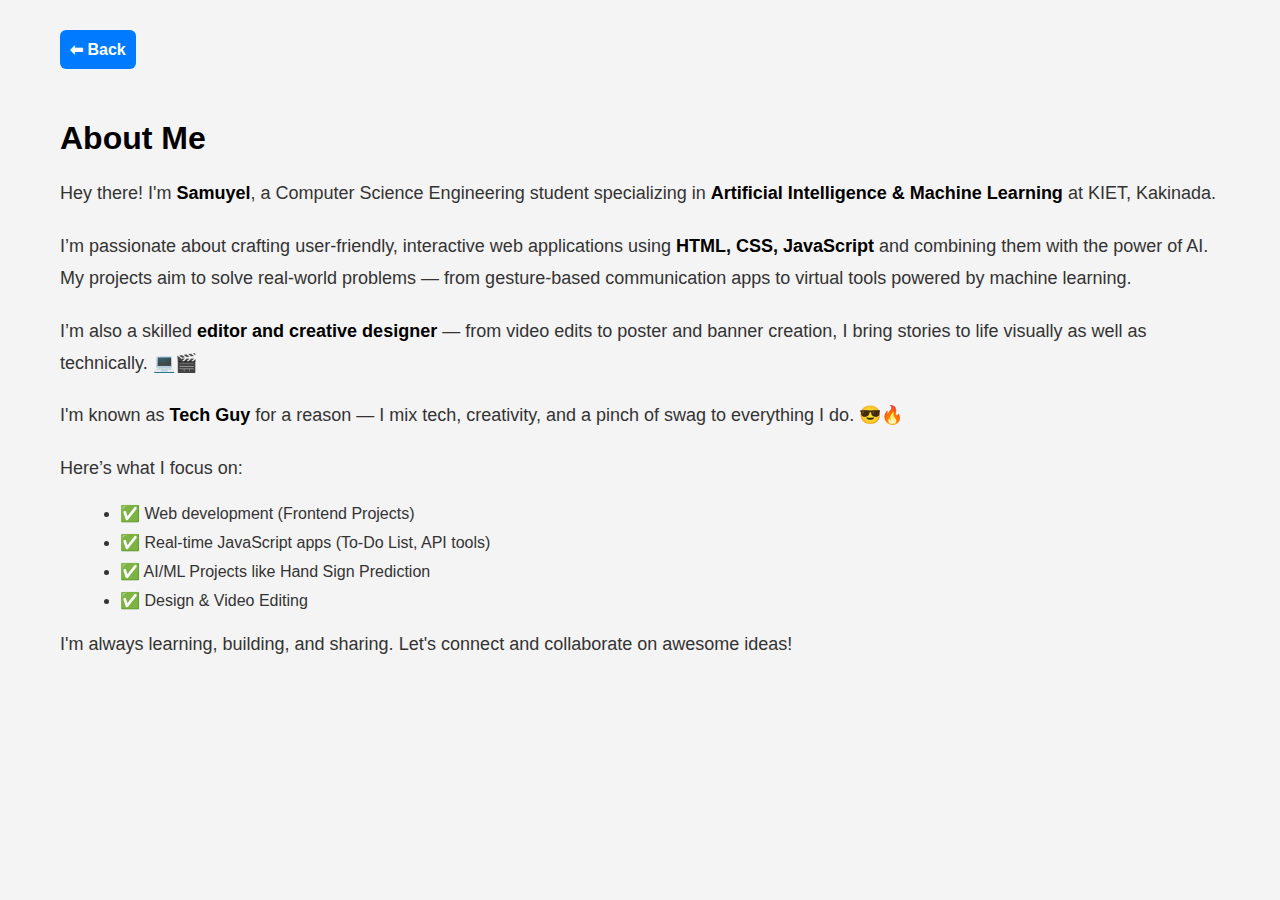
<file: TASK 4/portfolio/about.html>
<!DOCTYPE html>
<html lang="en">
<head>
  <meta charset="UTF-8" />
  <title>About Me</title>
  <style>
    body {
      margin: 0;
      font-family: 'Segoe UI', sans-serif;
      background-color: #f4f4f4;
      color: #333;
      padding: 30px 60px;
    }

    .back-button {
      background-color: #007bff;
      color: white;
      padding: 10px 10px;
      border: none;
      border-radius: 6px;
      font-size: 16px;
      font-weight: bold;
      text-decoration: none;
      display: inline-block;
      margin-bottom: 30px;
    }

    h1 {
      font-size: 32px;
      margin-bottom: 20px;
      color: #000;
    }

    p {
      font-size: 18px;
      line-height: 1.8;
      margin-bottom: 20px;
    }

    strong {
      color: #000;
    }

    ul {
      margin-top: 10px;
      margin-left: 20px;
    }

    ul li {
      margin-bottom: 10px;
    }
  </style>
</head>
<body>

  <a href="task.html" class="back-button">⬅ Back</a>

  <h1>About Me</h1>

  <p>
    Hey there! I'm <strong>Samuyel</strong>, a Computer Science Engineering student specializing in <strong>Artificial Intelligence & Machine Learning</strong> at KIET, Kakinada.
  </p>

  <p>
    I’m passionate about crafting user-friendly, interactive web applications using <strong>HTML, CSS, JavaScript</strong> and combining them with the power of AI. My projects aim to solve real-world problems — from gesture-based communication apps to virtual tools powered by machine learning.
  </p>

  <p>
    I’m also a skilled <strong>editor and creative designer</strong> — from video edits to poster and banner creation, I bring stories to life visually as well as technically. 💻🎬
  </p>

  <p>
    I'm known as <strong>Tech Guy</strong> for a reason — I mix tech, creativity, and a pinch of swag to everything I do. 😎🔥
  </p>

  <p>
    Here’s what I focus on:
  </p>
  <ul>
    <li>✅ Web development (Frontend Projects)</li>
    <li>✅ Real-time JavaScript apps (To-Do List, API tools)</li>
    <li>✅ AI/ML Projects like Hand Sign Prediction</li>
    <li>✅ Design & Video Editing</li>

  </ul>

  <p>
    I'm always learning, building, and sharing. Let's connect and collaborate on awesome ideas!
  </p>

</body>
</html>
</file>
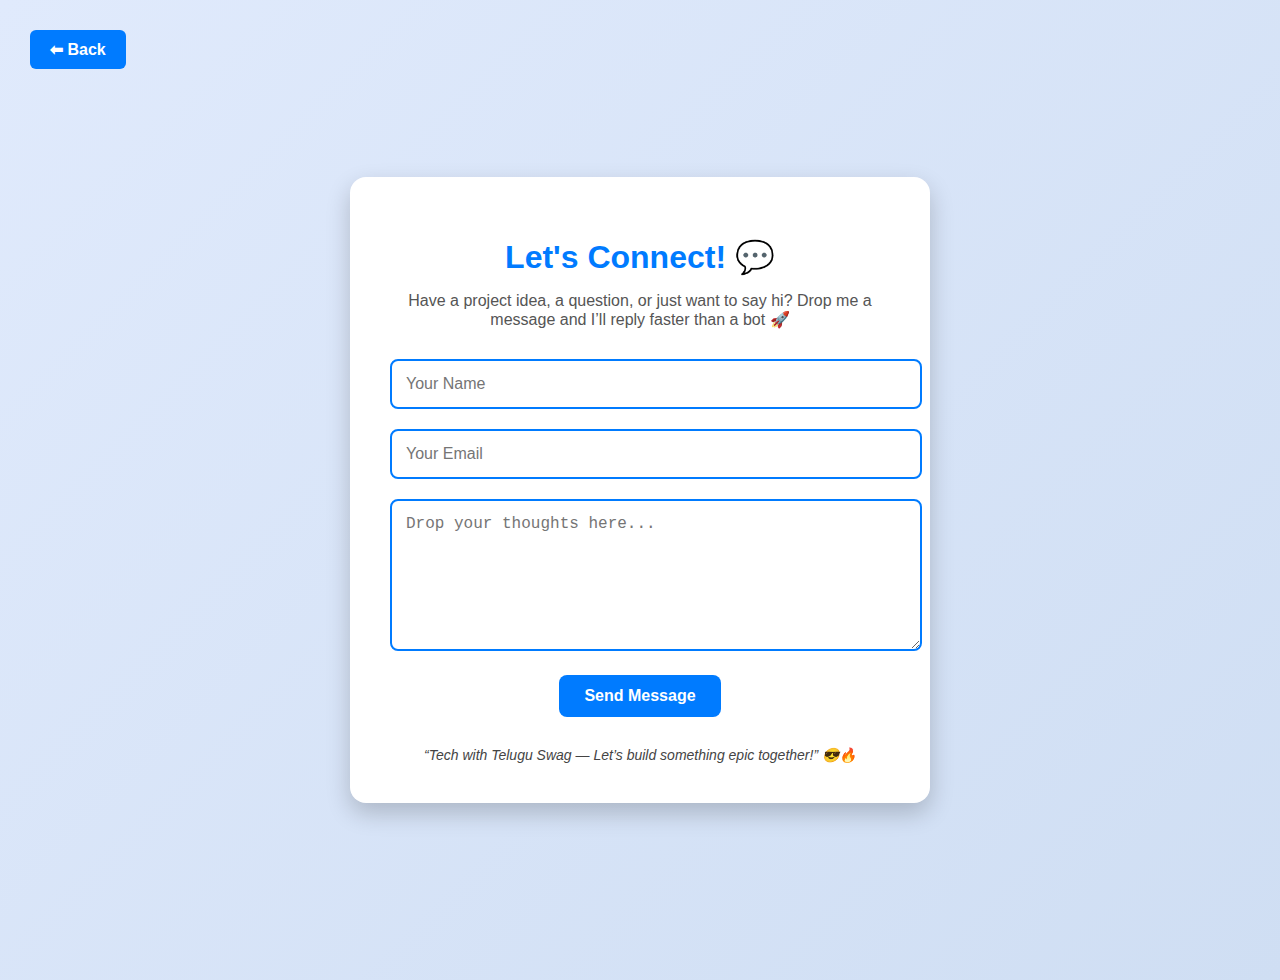
<file: TASK 4/portfolio/contact.html>
<!DOCTYPE html>
<html lang="en">
<head>
  <meta charset="UTF-8" />
  <title>Contact</title>
  <style>
    body {
      margin: 0;
      font-family: 'Segoe UI', sans-serif;
      background: linear-gradient(135deg, #e0eafc, #cfdef3);
      display: flex;
      flex-direction: column;
      align-items: center;
      justify-content: center;
      min-height: 100vh;
      padding: 40px 20px;
    }

    .back-button {
      position: absolute;
      top: 30px;
      left: 30px;
      background-color: #007bff;
      color: white;
      padding: 10px 20px;
      border-radius: 6px;
      text-decoration: none;
      font-weight: bold;
    }

    .contact-box {
      background-color: #fff;
      padding: 40px;
      border-radius: 16px;
      box-shadow: 0 10px 25px rgba(0, 0, 0, 0.2);
      max-width: 500px;
      width: 100%;
      text-align: center;
    }

    .contact-box h1 {
      margin-bottom: 10px;
      font-size: 32px;
      color: #007bff;
    }

    .contact-box p {
      margin-bottom: 30px;
      font-size: 16px;
      color: #555;
    }

    input, textarea {
      width: 100%;
      padding: 14px;
      margin-bottom: 20px;
      border: 2px solid #007bff;
      border-radius: 8px;
      font-size: 16px;
      outline: none;
      transition: 0.3s ease;
    }

    input:focus, textarea:focus {
      border-color: #0056b3;
      box-shadow: 0 0 8px #007bff;
    }

    textarea {
      resize: vertical;
      height: 120px;
    }

    button {
      padding: 12px 25px;
      background-color: #007bff;
      color: white;
      border: none;
      border-radius: 8px;
      font-size: 16px;
      font-weight: bold;
      cursor: pointer;
      transition: background 0.3s ease;
    }

    button:hover {
      background-color: #0056b3;
    }

    .tagline {
      margin-top: 30px;
      font-style: italic;
      font-size: 14px;
      color: #444;
    }

    @media (max-width: 600px) {
      .contact-box {
        padding: 30px 20px;
      }
    }
  </style>
</head>
<body>

  <a href="task.html" class="back-button">⬅ Back</a>

  <div class="contact-box">
    <h1>Let's Connect! 💬</h1>
    <p>Have a project idea, a question, or just want to say hi? Drop me a message and I’ll reply faster than a bot 🚀</p>
    
    <form action="thankyou.html" method="get">
      <input type="text" placeholder="Your Name" required>
      <input type="email" placeholder="Your Email" required>
      <textarea placeholder="Drop your thoughts here..." required></textarea>
      <button type="submit">Send Message</button>
    </form>

    <div class="tagline">“Tech with Telugu Swag — Let’s build something epic together!” 😎🔥</div>
  </div>

</body>
</html>
</file>
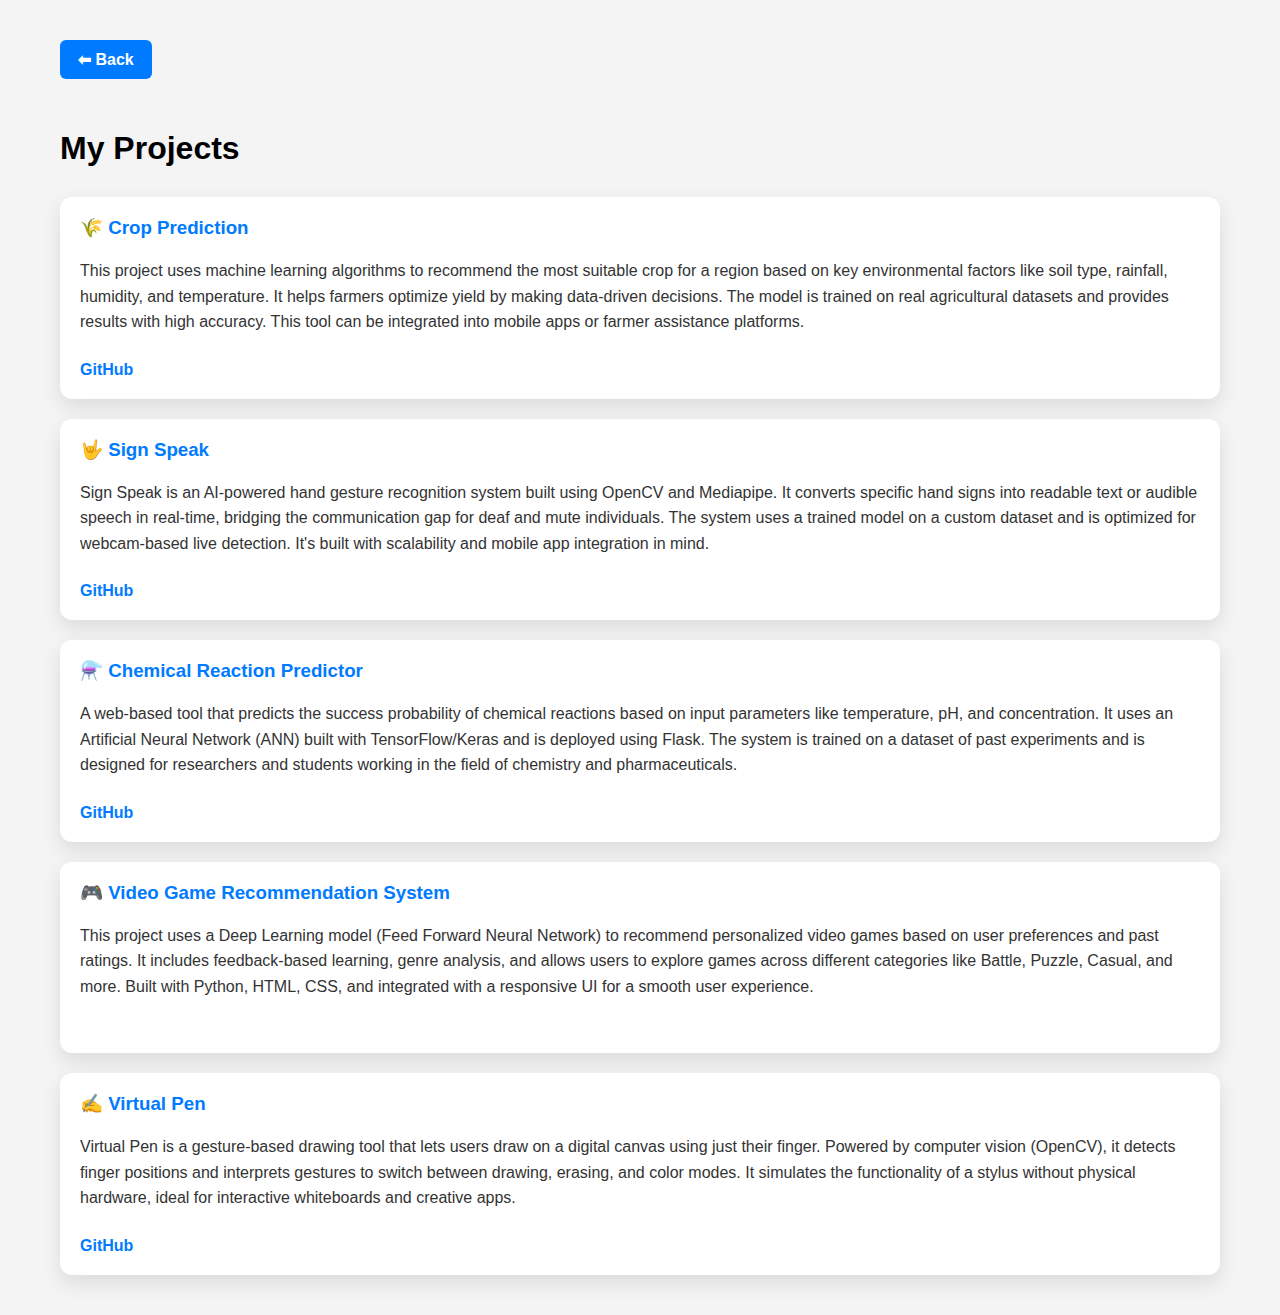
<file: TASK 4/portfolio/projects.html>
<!DOCTYPE html>
<html lang="en">
<head>
  <meta charset="UTF-8" />
  <title>My Projects</title>
  <style>
    body {
      margin: 0;
      font-family: 'Segoe UI', sans-serif;
      background-color: #f4f4f4;
      color: #333;
      padding: 40px 60px;
    }

    .back-button {
      background-color: #007bff;
      color: white;
      padding: 10px 18px;
      border: none;
      border-radius: 6px;
      font-size: 16px;
      font-weight: bold;
      text-decoration: none;
      display: inline-block;
      margin-bottom: 30px;
    }

    h1 {
      font-size: 32px;
      margin-bottom: 30px;
      color: #000;
    }

    .projects-grid {
      display: flex;
      flex-direction: column;
      gap: 20px;
    }

    .project-card {
      background-color: #ffffff;
      padding: 20px;
      border-radius: 12px;
      box-shadow: 0 8px 20px rgba(0, 0, 0, 0.1);
      transition: transform 0.3s ease;
    }

    .project-card:hover {
      transform: translateY(-5px);
    }

    .project-card h3 {
      margin-top: 0;
      color: #007bff;
    }

    .project-card p {
      font-size: 16px;
      line-height: 1.6;
    }

    .project-card a {
      display: inline-block;
      margin-top: 10px;
      color: #007bff;
      text-decoration: none;
      font-weight: bold;
    }

    .project-card a:hover {
      text-decoration: underline;
    }
  </style>
</head>
<body>

  <a href="task.html" class="back-button">⬅ Back</a>
  <h1>My Projects</h1>

  <div class="projects-grid">
    
    <div class="project-card">
      <h3>🌾 Crop Prediction</h3>
      <p>
        This project uses machine learning algorithms to recommend the most suitable crop for a region based on key environmental factors like soil type, rainfall, humidity, and temperature. It helps farmers optimize yield by making data-driven decisions. The model is trained on real agricultural datasets and provides results with high accuracy. This tool can be integrated into mobile apps or farmer assistance platforms.
      </p>
      <a href="https://github.com/Samuyel-256/crop_prediction/tree/main" target="_blank">GitHub</a>
    </div>

    <div class="project-card">
      <h3>🤟 Sign Speak</h3>
      <p>
        Sign Speak is an AI-powered hand gesture recognition system built using OpenCV and Mediapipe. It converts specific hand signs into readable text or audible speech in real-time, bridging the communication gap for deaf and mute individuals. The system uses a trained model on a custom dataset and is optimized for webcam-based live detection. It's built with scalability and mobile app integration in mind.
      </p>
      <a href="https://github.com/Samuyel-256/Sign-speak-the-silent-communicator" target="_blank">GitHub</a>
    </div>

    <div class="project-card">
      <h3>⚗️ Chemical Reaction Predictor</h3>
      <p>
        A web-based tool that predicts the success probability of chemical reactions based on input parameters like temperature, pH, and concentration. It uses an Artificial Neural Network (ANN) built with TensorFlow/Keras and is deployed using Flask. The system is trained on a dataset of past experiments and is designed for researchers and students working in the field of chemistry and pharmaceuticals.
      </p>
      <a href="https://github.com/santhosh220z/CHEMICAL-REACTIONS-PROJECT" target="_blank">GitHub</a>
    </div>

    <div class="project-card">
         <h3>🎮 Video Game Recommendation System</h3>
            <p>
             This project uses a Deep Learning model (Feed Forward Neural Network) to recommend personalized video games based on user preferences and past ratings. It includes feedback-based learning, genre analysis, and allows users to explore games across different categories like Battle, Puzzle, Casual, and more. Built with Python, HTML, CSS, and integrated with a responsive UI for a smooth user experience.
            </p>
          <a href="https://github.com/LeelaSathwika/Videogame_recommendation" target="_blank"></a>
    </div>


    <div class="project-card">
      <h3>✍️ Virtual Pen</h3>
      <p>
        Virtual Pen is a gesture-based drawing tool that lets users draw on a digital canvas using just their finger. Powered by computer vision (OpenCV), it detects finger positions and interprets gestures to switch between drawing, erasing, and color modes. It simulates the functionality of a stylus without physical hardware, ideal for interactive whiteboards and creative apps.
      </p>
      <a href="https://github.com/Samuyel-256/Virtual-Pen" target="_blank">GitHub</a>
    </div>

  </div>

</body>
</html>
</file>
